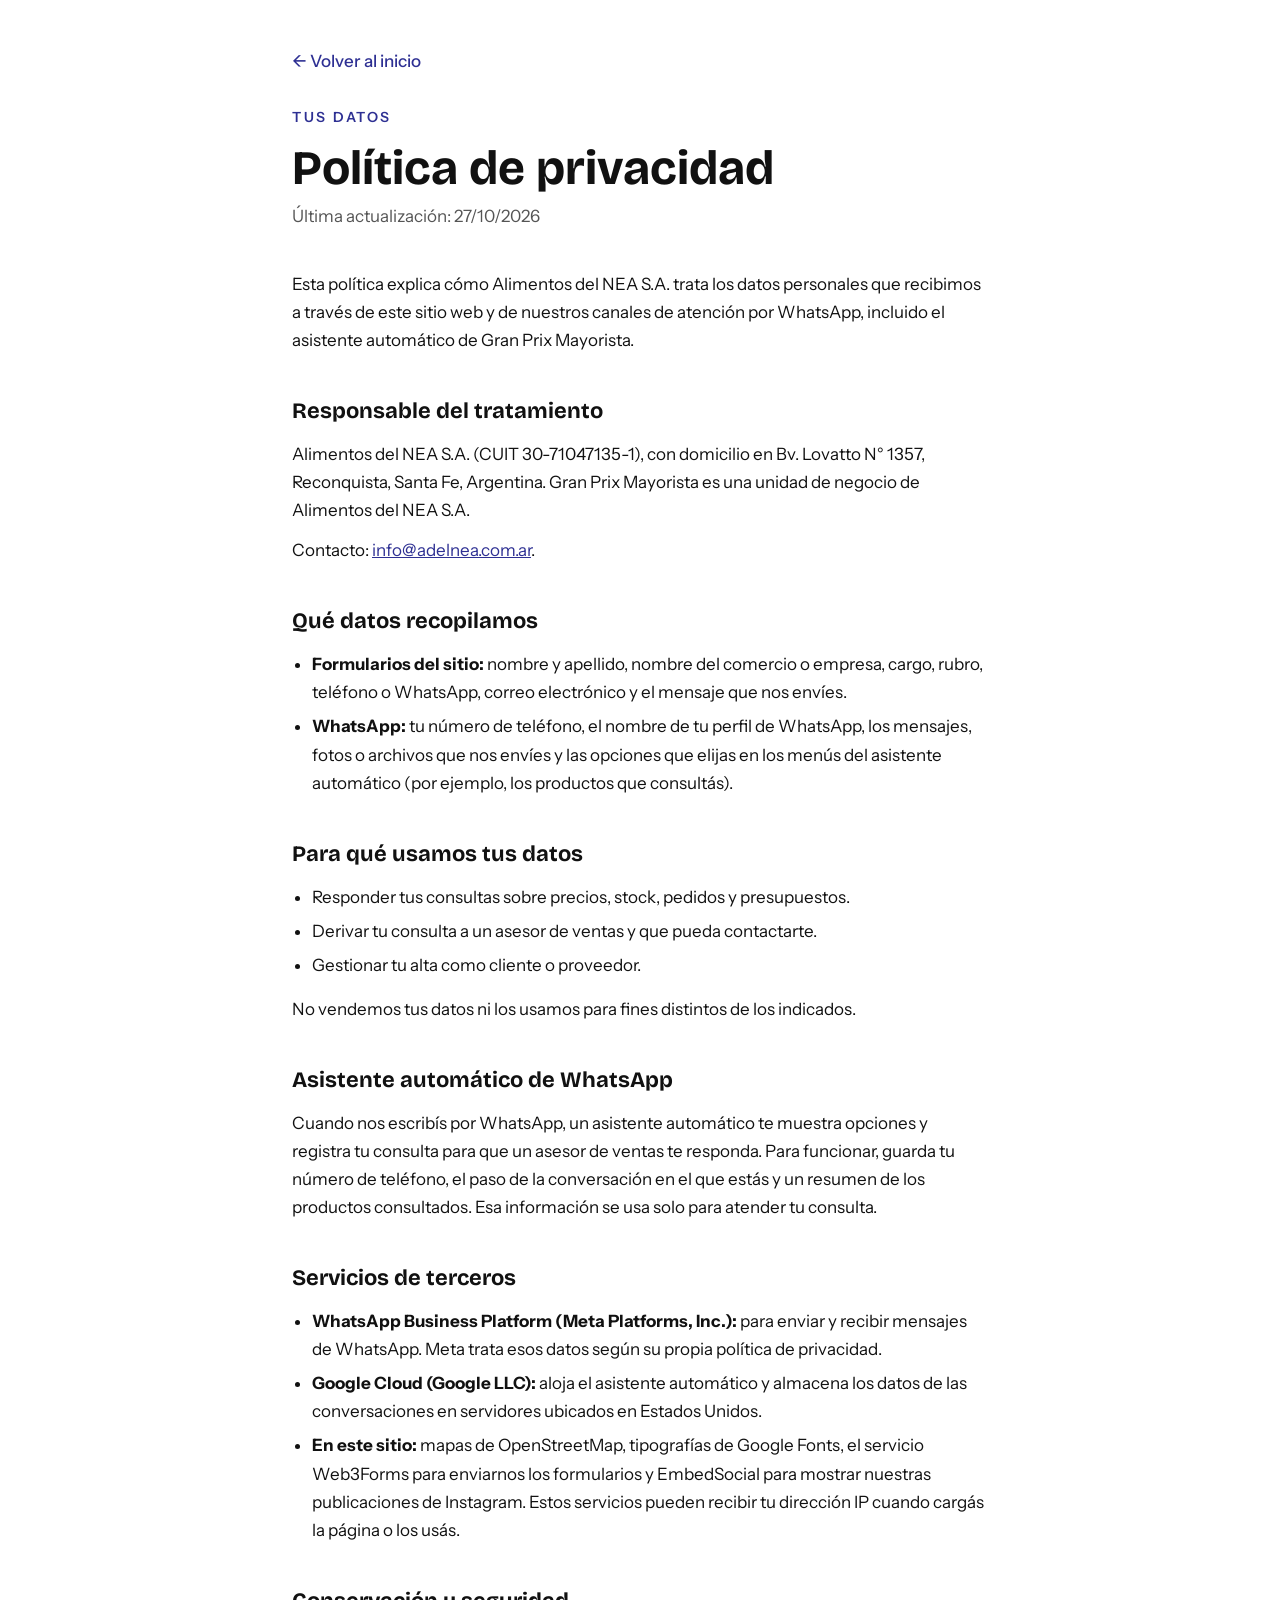
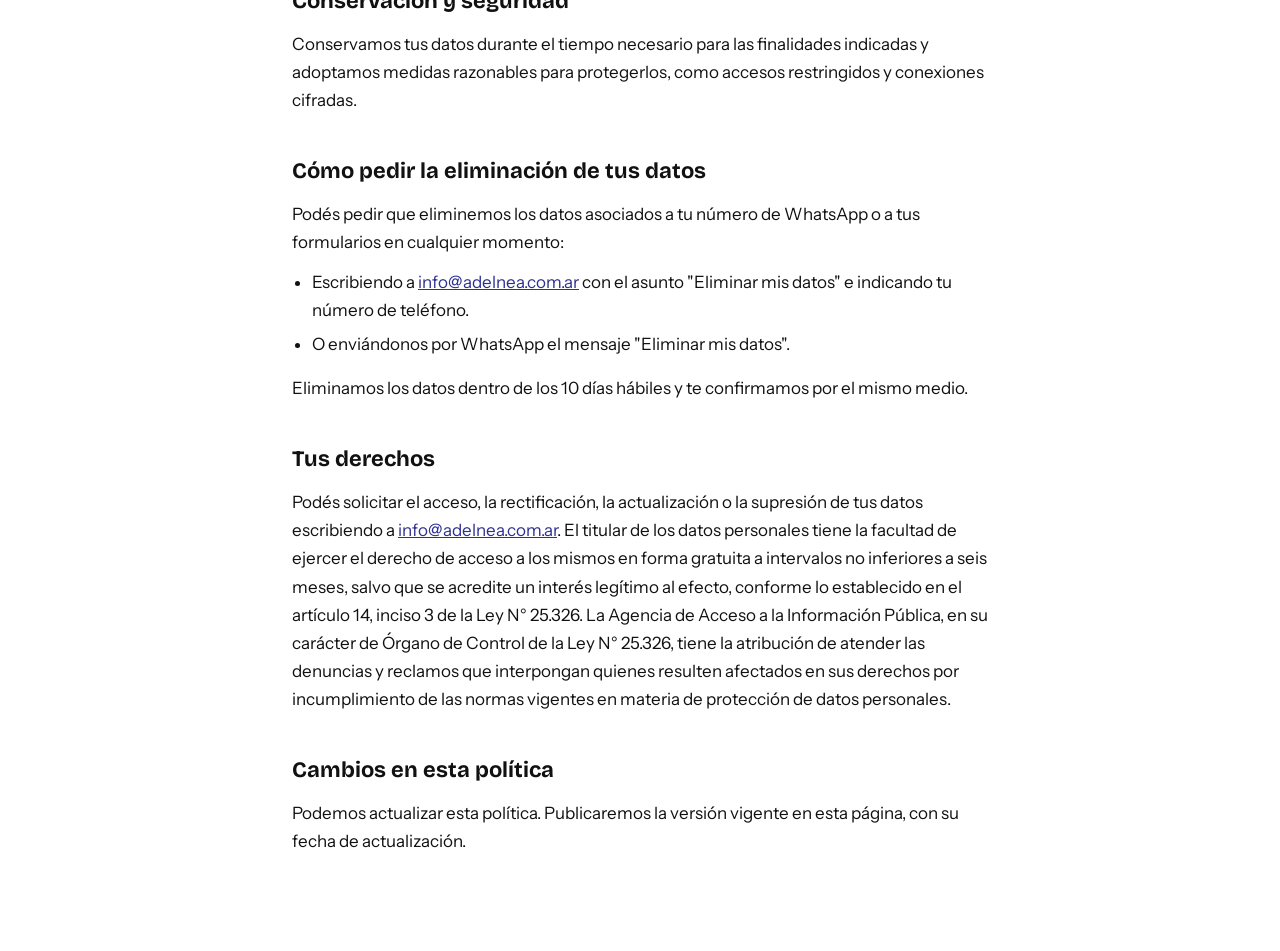
<file: privacidad.html>
<!doctype html>
<html lang="es-AR">

<head>
    <meta charset="utf-8">
    <meta name="viewport" content="width=device-width, initial-scale=1">
    <title>Política de privacidad — Alimentos del NEA</title>
    <meta name="description"
        content="Política de privacidad de Alimentos del NEA S.A. y Gran Prix Mayorista: sitio web, formularios y atención por WhatsApp.">
    <meta name="theme-color" content="#2e3093">
    <link rel="icon" href="/favicon.ico" sizes="48x48">
    <link rel="icon" type="image/png" sizes="192x192" href="/img/favicon-192.png">
    <link rel="apple-touch-icon" href="/img/favicon-192.png">
    <link rel="preconnect" href="https://fonts.googleapis.com">
    <link rel="preconnect" href="https://fonts.gstatic.com" crossorigin>
    <link
        href="https://fonts.googleapis.com/css2?family=Bricolage+Grotesque:opsz,wght@12..96,500;12..96,700;12..96,800&family=Instrument+Sans:wght@400;500;600&display=swap"
        rel="stylesheet">
    <link rel="stylesheet" href="styles.css?v=16">
    <style>
        .legal { max-width: 760px; padding-block: 48px 96px; }
        .legal__back { display: inline-block; margin-bottom: 32px; font-weight: 500; color: var(--blue); }
        .legal h1 { font-family: "Bricolage Grotesque", sans-serif; font-size: clamp(32px, 5vw, 48px); line-height: 1.05; margin: 12px 0 8px; }
        .legal__date { color: var(--muted); margin-bottom: 40px; }
        .legal h2 { font-family: "Bricolage Grotesque", sans-serif; font-size: 22px; margin: 40px 0 12px; }
        .legal p, .legal li { line-height: 1.65; }
        .legal p + p { margin-top: 12px; }
        .legal ul { margin: 12px 0 0 20px; list-style: disc; }
        .legal li + li { margin-top: 6px; }
        .legal ul + p { margin-top: 16px; }
        .legal a:not(.legal__back) { color: var(--blue); text-decoration: underline; }
    </style>
</head>

<body>
    <main class="container legal">
        <a class="legal__back" href="./">← Volver al inicio</a>
        <p class="eyebrow">Tus datos</p>
        <h1>Política de privacidad</h1>
        <p class="legal__date">Última actualización: 27/10/2026</p>

        <p>Esta política explica cómo Alimentos del NEA S.A. trata los datos personales que recibimos a través de
            este sitio web y de nuestros canales de atención por WhatsApp, incluido el asistente automático de
            Gran Prix Mayorista.</p>

        <h2>Responsable del tratamiento</h2>
        <p>Alimentos del NEA S.A. (CUIT 30-71047135-1), con domicilio en Bv. Lovatto N° 1357, Reconquista, Santa Fe,
            Argentina. Gran Prix Mayorista es una unidad de negocio de Alimentos del NEA S.A.</p>
        <p>Contacto: <a href="mailto:info@adelnea.com.ar">info@adelnea.com.ar</a>.</p>

        <h2>Qué datos recopilamos</h2>
        <ul>
            <li><strong>Formularios del sitio:</strong> nombre y apellido, nombre del comercio o empresa, cargo,
                rubro, teléfono o WhatsApp, correo electrónico y el mensaje que nos envíes.</li>
            <li><strong>WhatsApp:</strong> tu número de teléfono, el nombre de tu perfil de WhatsApp, los mensajes,
                fotos o archivos que nos envíes y las opciones que elijas en los menús del asistente automático
                (por ejemplo, los productos que consultás).</li>
        </ul>

        <h2>Para qué usamos tus datos</h2>
        <ul>
            <li>Responder tus consultas sobre precios, stock, pedidos y presupuestos.</li>
            <li>Derivar tu consulta a un asesor de ventas y que pueda contactarte.</li>
            <li>Gestionar tu alta como cliente o proveedor.</li>
        </ul>
        <p>No vendemos tus datos ni los usamos para fines distintos de los indicados.</p>

        <h2>Asistente automático de WhatsApp</h2>
        <p>Cuando nos escribís por WhatsApp, un asistente automático te muestra opciones y registra tu consulta
            para que un asesor de ventas te responda. Para funcionar, guarda tu número de teléfono, el paso de la
            conversación en el que estás y un resumen de los productos consultados. Esa información se usa solo
            para atender tu consulta.</p>

        <h2>Servicios de terceros</h2>
        <ul>
            <li><strong>WhatsApp Business Platform (Meta Platforms, Inc.):</strong> para enviar y recibir mensajes de
                WhatsApp. Meta trata esos datos según su propia política de privacidad.</li>
            <li><strong>Google Cloud (Google LLC):</strong> aloja el asistente automático y almacena los datos de
                las conversaciones en servidores ubicados en Estados Unidos.</li>
            <li><strong>En este sitio:</strong> mapas de OpenStreetMap, tipografías de Google Fonts, el servicio
                Web3Forms para enviarnos los formularios y EmbedSocial para mostrar nuestras publicaciones de
                Instagram. Estos servicios pueden recibir tu dirección IP cuando cargás la página o los usás.</li>
        </ul>

        <h2>Conservación y seguridad</h2>
        <p>Conservamos tus datos durante el tiempo necesario para las finalidades indicadas y adoptamos medidas
            razonables para protegerlos, como accesos restringidos y conexiones cifradas.</p>

        <h2 id="eliminacion">Cómo pedir la eliminación de tus datos</h2>
        <p>Podés pedir que eliminemos los datos asociados a tu número de WhatsApp o a tus formularios en
            cualquier momento:</p>
        <ul>
            <li>Escribiendo a <a href="mailto:info@adelnea.com.ar">info@adelnea.com.ar</a> con el asunto
                "Eliminar mis datos" e indicando tu número de teléfono.</li>
            <li>O enviándonos por WhatsApp el mensaje "Eliminar mis datos".</li>
        </ul>
        <p>Eliminamos los datos dentro de los 10 días hábiles y te confirmamos por el mismo medio.</p>

        <h2>Tus derechos</h2>
        <p>Podés solicitar el acceso, la rectificación, la actualización o la supresión de tus datos escribiendo a
            <a href="mailto:info@adelnea.com.ar">info@adelnea.com.ar</a>. El titular de los datos personales tiene la
            facultad de ejercer el derecho de acceso a los mismos en forma gratuita a intervalos no inferiores a seis
            meses, salvo que se acredite un interés legítimo al efecto, conforme lo establecido en el artículo 14,
            inciso 3 de la Ley N° 25.326. La Agencia de Acceso a la Información Pública, en su carácter de Órgano de
            Control de la Ley N° 25.326, tiene la atribución de atender las denuncias y reclamos que interpongan
            quienes resulten afectados en sus derechos por incumplimiento de las normas vigentes en materia de
            protección de datos personales.</p>

        <h2>Cambios en esta política</h2>
        <p>Podemos actualizar esta política. Publicaremos la versión vigente en esta página, con su fecha de
            actualización.</p>
    </main>
</body>

</html>
</file>
<file: styles.css>
/* Alimentos del NEA — estilos */
:root {
  --blue: #2e3093;
  --blue-hover: #4548b8;
  --ink: #111111;
  --text: #1a1a1a;
  --muted: #555555;
  --line: #d9d9d9;
  --line-soft: #e4e4e4;
  --surface: #f5f5f5;
  --white: #ffffff;
  --font-display: "Bricolage Grotesque", sans-serif;
  --font-body: "Instrument Sans", sans-serif;
  --max: 1240px;
}

*, *::before, *::after { box-sizing: border-box; }
html { scroll-behavior: smooth; scroll-padding-top: 16px; }
@media (prefers-reduced-motion: reduce) { html { scroll-behavior: auto; } }

body {
  margin: 0;
  background: var(--white);
  color: var(--ink);
  font-family: var(--font-body);
  font-size: 17px;
  line-height: 1.55;
}

a { color: inherit; text-decoration: none; }
h1, h2, h3, p, ul, ol { margin: 0; }
ul, ol { padding: 0; list-style: none; }

:focus-visible { outline: 3px solid var(--blue); outline-offset: 2px; }

.visually-hidden {
  position: absolute; width: 1px; height: 1px; margin: -1px; padding: 0;
  overflow: hidden; clip: rect(0 0 0 0); white-space: nowrap; border: 0;
}
.skip-link {
  position: absolute; left: 16px; top: -60px; z-index: 100;
  padding: 12px 18px; border-radius: 4px; background: var(--blue); color: var(--white); font-weight: 600;
}
.skip-link:focus { top: 16px; }

.container { max-width: var(--max); margin: 0 auto; padding-inline: 32px; }
.section { padding-top: 96px; }

/* Tipografía */
.eyebrow {
  margin-bottom: 14px;
  font-size: 14px;
  font-weight: 600;
  letter-spacing: 0.18em;
  text-transform: uppercase;
  color: var(--blue);
}
.h2 {
  max-width: 760px;
  font-family: var(--font-display);
  font-weight: 700;
  font-size: clamp(32px, 4.2vw, 52px);
  line-height: 1.05;
  letter-spacing: -0.015em;
}
.accent { color: var(--blue); }
.accent-link { color: var(--blue); font-weight: 600; text-decoration: underline; text-underline-offset: 3px; }
.accent-link:hover { color: var(--blue-hover); }

/* Botones */
.btn {
  display: inline-flex;
  align-items: center;
  justify-content: center;
  gap: 8px;
  min-height: 44px;
  padding: 0 22px;
  border-radius: 4px;
  font-family: inherit;
  font-size: 16px;
  font-weight: 600;
  line-height: 1.2;
  border: 0;
  cursor: pointer;
  transition: background 0.15s ease, border-color 0.15s ease, color 0.15s ease;
}
.btn--lg { min-height: 52px; padding: 0 30px; font-size: 17px; }
.btn--sm { min-height: 44px; padding: 0 18px; font-size: 15px; align-self: flex-start; margin-top: 6px; }
.btn--primary { background: var(--blue); color: var(--white); }
.btn--primary:hover { background: var(--blue-hover); }
.btn--ghost { border: 1.5px solid #888; background: transparent; color: var(--ink); }
.btn--ghost:hover { border-color: var(--blue); color: var(--blue); }
.btn--ghost img { filter: brightness(0) saturate(100%); opacity: 0.85; }

/* Header */
.header {
  position: relative;
  display: flex; align-items: center; justify-content: space-between;
  gap: 16px; padding-block: 28px 20px;
}
.brand { display: flex; align-items: center; }
.brand__logo { display: block; height: 88px; width: auto; }
.nav { display: flex; align-items: center; gap: 8px 28px; font-weight: 500; font-size: 16px; }
.nav a:not(.btn):hover { color: var(--blue); }
.nav-toggle {
  display: none; align-items: center; justify-content: center;
  width: 48px; height: 48px; border: 1.5px solid #888; border-radius: 4px;
  background: transparent; color: var(--ink); cursor: pointer;
}

/* Hero */
.hero { display: flex; flex-wrap: wrap; align-items: center; gap: 56px; padding-block: 40px 88px; }
.hero__text { flex: 1 1 500px; min-width: 0; }
.hero__text .eyebrow { margin-bottom: 20px; }
.hero h1 {
  font-family: var(--font-display); font-weight: 800;
  font-size: clamp(40px, 5.6vw, 76px); line-height: 1.02; letter-spacing: -0.02em;
}
.hero__lead { margin-top: 26px; max-width: 560px; font-size: 19px; color: var(--text); }
.hero__actions { margin-top: 34px; display: flex; flex-wrap: wrap; gap: 14px; }
.hero__media {
  flex: 1 1 380px; min-width: 0; width: 100%;
  aspect-ratio: 4 / 5; max-height: 560px;
  background: var(--surface); border-radius: 8px; overflow: hidden;
}
.hero__media img { display: block; width: 100%; height: 100%; object-fit: cover; }
.hero__side { flex: 1 1 480px; min-width: 0; display: flex; flex-direction: column; gap: 14px; }
.hero__media--loop { flex: none; aspect-ratio: 16 / 9; max-height: none; background: #0d0f1a; }
.hero__media--loop video { display: block; width: 100%; height: 100%; object-fit: cover; }
.hero__video-link { align-self: flex-start; display: inline-flex; align-items: center; gap: 8px; font-weight: 600; color: var(--blue, #2e3192); }
.hero__video-link:hover { text-decoration: underline; }
.about-wrap { display: flex; flex-wrap: wrap; align-items: center; gap: 40px 56px; }
.about-wrap .about { flex: 1 1 380px; }
.about__video { flex: 1 1 460px; min-width: 0; scroll-margin-top: 24px; }
.video-card { position: relative; aspect-ratio: 16 / 9; border-radius: 8px; overflow: hidden; background: #0d0f1a; }
.video-card video { display: block; width: 100%; height: 100%; object-fit: cover; }
.video-play {
  position: absolute; inset: 0; width: 100%; display: flex; flex-direction: column;
  align-items: center; justify-content: center; gap: 14px; cursor: pointer;
  background: linear-gradient(180deg, rgba(13,15,26,0) 40%, rgba(13,15,26,0.62));
  color: #fff; border: 0; font: inherit; transition: opacity 0.3s ease;
}
.video-play__icon {
  width: 76px; height: 76px; border-radius: 50%; background: var(--blue, #2e3192); color: #fff;
  display: grid; place-items: center; padding-left: 4px;
  box-shadow: 0 0 0 10px rgba(255,255,255,0.28); transition: transform 0.25s ease, box-shadow 0.25s ease;
}
.video-play:hover .video-play__icon, .video-play:focus-visible .video-play__icon { transform: scale(1.08); box-shadow: 0 0 0 14px rgba(255,255,255,0.32); }
.video-play:focus-visible { outline: 3px solid #fff; outline-offset: -6px; }
.video-play__label { font-weight: 600; font-size: 17px; text-shadow: 0 1px 8px rgba(0,0,0,0.5); }
.video-card.is-playing .video-play { opacity: 0; pointer-events: none; }

/* Cifras */
.stats { display: flex; flex-wrap: wrap; gap: 20px; }
.stat {
  flex: 1 1 240px; min-width: 0; min-height: 220px; padding: 28px;
  border-radius: 24px; background: var(--surface); border: 1px solid var(--line-soft);
  display: flex; flex-direction: column; justify-content: space-between; gap: 28px;
}
.stat__icon {
  display: flex; align-items: center; justify-content: center; flex: none;
  width: 52px; height: 52px; border-radius: 16px;
  background: var(--white); border: 1px solid var(--line-soft);
}
.stat__value {
  font-family: var(--font-display); font-weight: 800;
  font-size: clamp(40px, 4.4vw, 60px); line-height: 1; letter-spacing: -0.03em; color: var(--blue);
  white-space: nowrap;
}
.stat__label { margin-top: 10px; font-size: 16px; color: var(--text); }
.stat--featured { background: var(--blue); border-color: var(--blue); color: var(--white); }
.stat--featured .stat__icon { background: rgba(255, 255, 255, 0.16); border-color: transparent; }
.stat--featured .stat__value, .stat--featured .stat__label { color: var(--white); }

/* Marcas */
.logo-grid { margin-top: 44px; display: flex; flex-wrap: wrap; gap: 16px; }
.logo-grid__item {
  flex: 1 1 220px; min-width: 0; height: 130px; padding: 28px 32px; border-radius: 20px;
  background: var(--white); border: 1px solid var(--line-soft);
  display: flex; align-items: center; justify-content: center;
}
.logo-grid__item img { max-width: 100%; max-height: 100%; object-fit: contain; }
.logo-grid__item--more {
  background: var(--blue); border-color: var(--blue); color: var(--white);
  font-family: var(--font-display); font-weight: 700; font-size: 24px;
}
.note { margin-top: 24px; color: var(--muted); font-size: 15px; }

.logo-grid__item--more { padding: 0; }
.more-btn {
  display: flex; align-items: center; justify-content: center; gap: 10px;
  width: 100%; height: 100%; border: 0; border-radius: inherit; background: transparent;
  color: inherit; font: inherit; cursor: pointer;
  transition: background 0.2s ease;
}
.more-btn:hover { background: var(--blue-hover); }
.more-btn svg { transition: transform 0.2s ease; }
.more-btn:hover svg { transform: translateX(4px); }
.more-btn:focus-visible { outline: 3px solid var(--white); outline-offset: -6px; }

/* Ventana de más marcas */
.brands-dialog { width: min(860px, calc(100% - 32px)); }
.brands-dialog .map-dialog__head { position: sticky; top: 0; z-index: 2; background: var(--white); }
.brands-dialog__body { padding: 0 32px 32px; }
.brands-grid { display: grid; grid-template-columns: repeat(3, 1fr); gap: 14px; }
.brands-grid__item {
  height: 150px; padding: 22px 26px; border-radius: 16px;
  background: var(--white); border: 1px solid var(--line-soft);
  display: flex; align-items: center; justify-content: center;
}
.brands-grid__item img { max-width: 100%; max-height: 100%; object-fit: contain; }
.brands-grid__item--tall { padding: 10px; }
.brands-dialog__note { margin-top: 24px; }
.brands-group + .brands-group { margin-top: 36px; padding-top: 28px; border-top: 1px solid var(--line); }
.brands-group__title { font-family: var(--font-display); font-weight: 700; font-size: 22px; margin-bottom: 18px; }
@media (max-width: 720px) { .brands-group__title { font-size: 19px; } }
@media (prefers-reduced-motion: no-preference) {
  .brands-dialog[open] .brands-grid__item { animation: brand-in 0.55s cubic-bezier(0.2, 0.8, 0.2, 1) both; animation-delay: calc(min(var(--i), 8) * 80ms + 120ms); }
  @keyframes brand-in { from { opacity: 0; transform: translateY(14px) scale(0.96); } to { opacity: 1; transform: none; } }
}
@media (max-width: 720px) {
  .brands-dialog__body { padding: 0 20px 24px; }
  .brands-grid { grid-template-columns: repeat(2, 1fr); gap: 10px; }
  .brands-grid__item { height: 110px; padding: 14px; }
  .brands-grid__item--tall { padding: 6px; }
  .brands-grid__item:last-child:nth-child(odd) { grid-column: 1 / -1; }
}

/* Marca propia */
.brand-card {
  margin-top: 40px; overflow: hidden;
  background: var(--surface); border: 1px solid var(--line); border-radius: 24px;
  display: flex; flex-wrap: wrap;
}
.brand-card__media { flex: 1 1 440px; min-width: 0; min-height: 380px; position: relative; }
.brand-card__media img { position: absolute; inset: 0; width: 100%; height: 100%; object-fit: cover; display: block; }
.brand-card__body {
  flex: 1 1 380px; min-width: 0; padding: 44px;
  display: flex; flex-direction: column; justify-content: center; gap: 18px;
}
.badge {
  align-self: flex-start; padding: 6px 14px; border-radius: 999px;
  background: var(--blue); color: var(--white);
  font-size: 13px; font-weight: 600; letter-spacing: 0.06em; text-transform: uppercase;
}
.logo-slot {
  display: flex; align-items: center; justify-content: center;
  height: 140px; padding: 12px; border-radius: 12px; background: var(--white);
  border: 1px solid var(--line-soft);
}
.logo-slot img { max-width: 100%; max-height: 100%; object-fit: contain; }
.brand-card h3 { font-family: var(--font-display); font-weight: 700; font-size: 28px; }
.brand-card p { color: var(--text); }
.link-arrow { display: inline-flex; align-items: center; gap: 8px; min-height: 44px; color: var(--blue); font-weight: 600; }
.link-arrow:hover { color: var(--blue-hover); }

/* Beneficios */
.benefits { margin-top: 48px; display: flex; flex-wrap: wrap; gap: 20px; }
.benefit {
  flex: 1 1 280px; min-width: 0; padding: 32px;
  border: 1px solid var(--line); border-radius: 24px;
  display: flex; flex-direction: column; gap: 14px;
}
.benefit h3 { font-family: var(--font-display); font-weight: 700; font-size: 23px; }
.benefit p { color: var(--text); }
.benefit .btn--sm { margin-top: auto; }
.benefit p + .btn { margin-top: auto; }

/* Cómo ser cliente */
.steps { margin-top: 48px; display: flex; flex-wrap: wrap; gap: 20px; counter-reset: step; }
.step {
  flex: 1 1 260px; min-width: 0; padding: 32px; border-radius: 24px;
  background: var(--surface); border: 1px solid var(--line-soft);
  display: flex; flex-direction: column; gap: 12px;
}
.step__num {
  display: flex; align-items: center; justify-content: center;
  width: 44px; height: 44px; border-radius: 50%;
  background: var(--blue); color: var(--white);
  font-family: var(--font-display); font-weight: 800; font-size: 20px;
}
.step h3 { font-family: var(--font-display); font-weight: 700; font-size: 22px; }
.step p { color: var(--text); }
.steps__cta { margin-top: 32px; }

/* Quiénes somos */
.about { max-width: 760px; }
.about > p:not(.eyebrow) { margin-top: 20px; color: var(--text); }
.about .h2 { max-width: none; }
.pillars { margin-top: 48px; display: flex; flex-wrap: wrap; gap: 20px; }
.pillar {
  flex: 1 1 300px; min-width: 0; padding: 32px; border-radius: 24px;
  background: var(--surface); border: 1px solid var(--line-soft);
  display: flex; flex-direction: column; gap: 16px;
}
.pillar h3 { font-family: var(--font-display); font-weight: 700; font-size: 26px; }
.pillar p { color: var(--text); }
.pillar__tags { display: flex; flex-wrap: wrap; gap: 10px; }
.pillar__tags li {
  padding: 8px 16px; border-radius: 999px; background: var(--white);
  border: 1px solid var(--line); font-weight: 500; font-size: 15px;
}

/* Preguntas frecuentes */
.faq { margin-top: 40px; max-width: 860px; border-top: 1px solid var(--line); }
.faq__item { border-bottom: 1px solid var(--line); }
.faq__item summary {
  display: flex; align-items: center; justify-content: space-between; gap: 16px;
  min-height: 64px; padding: 14px 0; cursor: pointer; list-style: none;
  font-family: var(--font-display); font-weight: 700; font-size: 20px;
}
.faq__item summary::-webkit-details-marker { display: none; }
.faq__item summary::after {
  content: "+"; flex: none; font-family: var(--font-body); font-weight: 400; font-size: 28px; color: var(--blue);
  transition: transform 0.15s ease;
}
.faq__item[open] summary::after { transform: rotate(45deg); }
.faq__item { overflow: hidden; }
@media (prefers-reduced-motion: reduce) { .faq__item summary::after { transition: none; } }
.faq__item summary:hover { color: var(--blue); }
.faq__item p { padding: 0 0 22px; max-width: 680px; color: var(--text); }

/* Instagram */
.ig { padding: 32px; border-radius: 24px; background: var(--surface); border: 1px solid var(--line-soft); }
.ig__head { display: flex; flex-wrap: wrap; align-items: center; gap: 16px 20px; }
.ig__avatar { width: 64px; height: 64px; border-radius: 50%; object-fit: cover; border: 2px solid var(--white); box-shadow: 0 0 0 1px var(--line); background: var(--white); }
.ig__id { flex: 1 1 260px; min-width: 0; }
.ig__name { font-family: var(--font-display); font-weight: 700; font-size: 24px; line-height: 1.1; }
.ig__bio { margin-top: 4px; color: var(--text); font-size: 16px; }
.ig-feed { margin-top: 24px; }
.ig-feed:empty { display: none; }
.ig-feed iframe, .ig-feed > * { max-width: 100%; border-radius: 12px; }
/* El widget de EmbedSocial vive en un iframe: no se puede editar por dentro.
   Subimos el iframe para recortar su cabecera ("Latest Updates" + Follow).
   Si queda un hueco o se corta de más, ajustá este número (-80px). */
.ig-feed { overflow: hidden; border-radius: 12px; }
.ig-feed iframe { display: block; margin-top: -80px; }
.ig-feed:not(:empty) ~ .ig-fallback { display: none; }
.ig-fallback {
  margin-top: 24px; padding: 32px 24px; border-radius: 16px; background: var(--white); border: 1px dashed var(--line);
  display: flex; flex-direction: column; align-items: center; gap: 16px; text-align: center; color: var(--text);
}
@media (max-width: 720px) { .ig { padding: 20px; } .ig__follow { width: 100%; } }

/* Contacto */
.contact { display: flex; flex-wrap: wrap; gap: 56px; padding-block: 96px 112px; }
.contact__info { flex: 1 1 380px; min-width: 0; }
.contact__info .h2 { max-width: none; }
.contact__info > p { margin-top: 22px; max-width: 440px; color: var(--text); }
.contact__list { margin-top: 32px; display: flex; flex-direction: column; gap: 18px; color: var(--text); }
.contact__list li { display: flex; flex-direction: column; gap: 2px; }
.contact__label { font-size: 13px; font-weight: 600; letter-spacing: 0.12em; text-transform: uppercase; color: var(--muted); }
.form {
  flex: 1 1 440px; min-width: 0; padding: 36px;
  background: var(--surface); border: 1px solid var(--line); border-radius: 8px;
  display: flex; flex-direction: column; gap: 20px;
}
.form__note { font-size: 14px; color: var(--muted); }
.field { display: flex; flex-direction: column; gap: 8px; }
.field label { font-size: 15px; font-weight: 500; }
.field input, .field textarea {
  padding: 0 14px; background: var(--white); border: 1px solid #bdbdbd; border-radius: 4px;
  color: var(--ink); font: inherit;
}
.field input { height: 48px; }
.field textarea { padding: 12px 14px; resize: vertical; }
.field input:focus, .field textarea:focus, .field select:focus { outline: 2px solid var(--blue); outline-offset: 1px; }
.field select {
  height: 48px; padding: 0 14px; background: var(--white);
  border: 1px solid #bdbdbd; border-radius: 4px; color: var(--ink); font: inherit;
}

.form__status { padding: 12px 16px; border-radius: 8px; font-size: 15px; font-weight: 500; }
.form__status.is-ok { background: #e6f4ea; color: #14532d; border: 1px solid #a7d7b5; }
.form__status.is-error { background: #fdecea; color: #7a1c14; border: 1px solid #f1b5af; }
.form__status a { text-decoration: underline; font-weight: 600; }
.btn[disabled] { opacity: 0.65; cursor: wait; }


/* Cartel de confirmación al enviar */
.form.is-sent > *:not(.form__status),
.supplier-form.is-sent > *:not(.form__status) { display: none; }
.form__status.is-ok {
  display: flex; flex-direction: column; align-items: center; gap: 10px;
  padding: 40px 24px; text-align: center; font-size: 17px; font-weight: 400;
  background: #e6f4ea; color: #14532d; border: 2px solid #5fb67a; border-radius: 16px;
}
.form__status.is-ok strong { font-family: var(--font-display); font-weight: 800; font-size: 28px; line-height: 1.1; }
.form__check {
  display: flex; align-items: center; justify-content: center;
  width: 64px; height: 64px; border-radius: 50%; background: #1f8f4e;
}
.form__sent-actions { margin-top: 10px; display: flex; flex-wrap: wrap; justify-content: center; gap: 10px; }
.form__sent-actions .btn { margin-top: 0; align-self: auto; }
@media (prefers-reduced-motion: no-preference) {
  .form__status.is-ok { animation: sent-pop 0.45s cubic-bezier(0.2, 0.8, 0.2, 1); }
  @keyframes sent-pop { from { opacity: 0; transform: scale(0.94); } to { opacity: 1; transform: none; } }
}

/* Footer */
.footer { border-top: 1px solid var(--line); }
.footer__inner {
  display: flex; flex-wrap: wrap; align-items: center; justify-content: space-between;
  gap: 16px; padding-block: 32px; color: var(--muted); font-size: 15px;
}
.footer__social { display: flex; flex-wrap: wrap; gap: 8px 24px; align-items: center; }
.footer__social a:hover { color: var(--blue); }

/* Links tipo botón */
.link-btn {
  padding: 0; border: 0; background: none;
  font: inherit; font-weight: 600; color: var(--blue);
  text-decoration: underline; text-underline-offset: 4px; cursor: pointer;
}
.link-btn:hover { color: var(--blue-hover); }
.link-btn--inline { display: inline; }
.link-btn--footer { font-size: 15px; font-weight: 500; color: var(--muted); text-decoration: none; }
.link-btn--footer:hover { color: var(--blue); }

/* Ventanas (mapa, proveedor, privacidad) */
body:has(dialog[open]) { overflow: hidden; }
.map-dialog {
  width: min(960px, calc(100% - 32px)); max-height: calc(100% - 32px);
  padding: 0; border: 0; border-radius: 24px; background: var(--white); color: var(--ink);
  overflow: auto;
}
.map-dialog::backdrop { background: rgba(17, 17, 17, 0.55); }
.map-dialog__head {
  display: flex; align-items: flex-start; justify-content: space-between; gap: 16px;
  padding: 28px 32px 20px;
}
.map-dialog__head .eyebrow { margin-bottom: 6px; }
.map-dialog__title { font-family: var(--font-display); font-weight: 700; font-size: 32px; line-height: 1.1; letter-spacing: -0.015em; }
.map-dialog__close {
  display: flex; align-items: center; justify-content: center; flex: none;
  width: 44px; height: 44px; border-radius: 50%; border: 1px solid var(--line);
  background: var(--white); color: var(--ink); cursor: pointer;
}
.map-dialog__close:hover { border-color: var(--blue); color: var(--blue); }
.map-dialog__body { display: flex; flex-wrap: wrap; gap: 24px; padding: 0 32px 32px; }
.map-dialog__map { flex: 2 1 460px; min-width: 0; }
#delivery-map { height: 440px; border-radius: 16px; border: 1px solid var(--line); background: var(--surface); }
.map-dialog__list { flex: 1 1 240px; min-width: 0; display: flex; flex-direction: column; gap: 16px; }
.map-dialog__lead { color: var(--text); }
.map-dialog__list .note { margin-top: 0; }
.towns { display: flex; flex-direction: column; gap: 10px; }
.towns__item { display: flex; align-items: center; gap: 12px; font-weight: 500; }
.towns__item small { color: var(--muted); font-weight: 400; font-size: 14px; }
.towns__dot { flex: none; width: 12px; height: 12px; border-radius: 50%; background: var(--blue); }
.towns__item--origin .towns__dot { width: 16px; height: 16px; box-shadow: 0 0 0 4px rgba(46, 48, 147, 0.2); }
.towns__item--more { color: var(--muted); font-weight: 400; }
.towns__item--more .towns__dot { background: transparent; border: 2px solid var(--blue); }

/* Pines y etiquetas del mapa (Leaflet) */
.map-pin { background: none; border: 0; }
.map-label {
  padding: 4px 10px; border: 0; border-radius: 8px; box-shadow: 0 2px 8px rgba(0, 0, 0, 0.2);
  font-family: var(--font-body); font-weight: 600; font-size: 13px; color: var(--ink);
}
.map-label--origin { background: var(--blue); color: var(--white); }
.map-label--origin::before, .map-label::before { display: none; }

/* Privacidad */
.terms { display: flex; flex-direction: column; gap: 20px; padding: 0 32px 32px; counter-reset: term; }
.terms li { counter-increment: term; padding-left: 44px; position: relative; }
.terms li::before {
  content: counter(term); position: absolute; left: 0; top: 0;
  display: flex; align-items: center; justify-content: center;
  width: 30px; height: 30px; border-radius: 50%;
  background: var(--blue); color: var(--white); font-weight: 600; font-size: 14px;
}
.terms h3 { font-family: var(--font-display); font-weight: 700; font-size: 19px; margin-bottom: 4px; }
.terms p { color: var(--text); }
.consent { display: flex; align-items: flex-start; gap: 10px; font-size: 15px; color: var(--text); }
.consent input { flex: none; width: 18px; height: 18px; margin-top: 3px; accent-color: var(--blue); }

/* Soy proveedor */
.supplier-dialog { width: min(720px, calc(100% - 32px)); }
.supplier-dialog .map-dialog__head { background: var(--blue); color: var(--white); padding-bottom: 28px; }
.supplier-dialog .eyebrow { color: rgba(255, 255, 255, 0.8); }
.supplier-dialog__lead { margin-top: 10px; color: rgba(255, 255, 255, 0.9); font-size: 16px; }
.supplier-dialog .map-dialog__head > div { flex: 1; min-width: 0; }
.supplier-dialog .map-dialog__close { background: transparent; border-color: rgba(255, 255, 255, 0.5); color: var(--white); }
.supplier-dialog .map-dialog__close:hover { background: var(--white); border-color: var(--white); color: var(--blue); }
.supplier-form { padding: 28px 32px 32px; display: flex; flex-direction: column; gap: 20px; }
.form-row { display: flex; flex-wrap: wrap; gap: 20px; }
.form-row .field { flex: 1 1 240px; min-width: 0; }

/* Botón flotante de WhatsApp */
.whatsapp-fab {
  position: fixed; right: 24px; bottom: 24px; z-index: 50;
  display: flex; align-items: center; justify-content: center;
  width: 60px; height: 60px; border-radius: 50%;
  background: #0f7a40; color: var(--white);
  box-shadow: 0 8px 24px rgba(0, 0, 0, 0.25);
  transition: transform 0.15s ease, background 0.15s ease;
}
.whatsapp-fab__icon { display: block; filter: brightness(0) invert(1); }
.whatsapp-fab:hover { background: #0c6a37; transform: translateY(-2px); }

/* Movimiento al scrollear (solo si hay JS y el usuario no pidió reducir animaciones) */
@media (prefers-reduced-motion: no-preference) {
  .js .reveal {
    opacity: 0; transform: translateY(28px);
    transition: opacity 0.7s ease, transform 0.7s cubic-bezier(0.2, 0.7, 0.2, 1);
    transition-delay: var(--d, 0ms);
  }
  .js .reveal.is-visible { opacity: 1; transform: none; }

  .stat, .benefit, .step, .pillar, .logo-grid__item, .brand-card {
    transition: transform 0.25s ease, box-shadow 0.25s ease, border-color 0.25s ease, opacity 0.7s ease;
  }
  .js .reveal.is-visible.stat:hover, .js .reveal.is-visible.benefit:hover,
  .js .reveal.is-visible.step:hover, .js .reveal.is-visible.pillar:hover,
  .js .reveal.is-visible.logo-grid__item:hover {
    transform: translateY(-6px); box-shadow: 0 14px 32px rgba(46, 48, 147, 0.12);
    transition-delay: 0ms;
  }
  .hero__media img { transition: transform 0.8s ease; }
  .hero__media:hover img { transform: scale(1.04); }
}

/* Tablet / mobile */
@media (max-width: 900px) {
  .nav-toggle { display: inline-flex; }
  .nav {
    display: none; position: absolute; top: 100%; left: 32px; right: 32px; z-index: 40;
    flex-direction: column; align-items: stretch; gap: 4px; padding: 16px;
    background: var(--white); border: 1px solid var(--line); border-radius: 16px;
    box-shadow: 0 12px 32px rgba(0, 0, 0, 0.14);
  }
  .nav.is-open { display: flex; }
  .nav a:not(.btn) { display: flex; align-items: center; min-height: 48px; padding: 0 8px; }
  .nav .btn { width: 100%; margin-top: 4px; }
}

@media (max-width: 720px) {
  .container { padding-inline: 20px; }
  .nav { left: 20px; right: 20px; }
  .header { padding-block: 20px 12px; }
  .brand__logo { height: 64px; }
  .hero { padding-block: 24px 64px; gap: 36px; }
  .hero__media { aspect-ratio: 4 / 3; }
  .video-play__icon { width: 60px; height: 60px; }
  .video-play__label { font-size: 15px; }
  .hero__actions .btn { flex: 1 1 100%; }
  .section { padding-top: 72px; }
  .stat { min-height: 0; }
  .contact { padding-block: 72px; gap: 40px; }
  .form { padding: 24px; }
  .brand-card__body { padding: 28px; }
  .benefit, .step, .pillar { padding: 24px; }
  .map-dialog__head { padding: 20px 20px 16px; }
  .map-dialog__title { font-size: 26px; }
  .map-dialog__body { padding: 0 20px 24px; }
  #delivery-map { height: 340px; }
  .terms { padding: 0 20px 24px; }
  .supplier-form { padding: 20px; }
  .whatsapp-fab { right: 16px; bottom: 16px; }
  .faq__item summary { font-size: 18px; }
}

/* ===== Fondos por sección + marca de agua ADN (pegar al FINAL de styles.css) ===== */
body { overflow-x: clip; }
.band { position: relative; isolation: isolate; padding-bottom: 96px; }
.band::before { content: ""; position: absolute; top: 0; bottom: 0; left: 50%; width: 100vw; transform: translateX(-50%); z-index: -1; pointer-events: none; }
.band--gray::before { background: #f5f5f5; }
.band--tint::before { background: #f1f2fa; }
.band--blue::before { background: var(--blue); }
.band--blue .h2, .band--blue .eyebrow { color: #fff; }
.band--blue .steps__cta .btn, .band--blue .steps__cta a { background: #fff; color: var(--blue); border-color: #fff; }

/* Contacto en azul con el logo ADN en blanco de fondo */
#contacto.contact { position: relative; isolation: isolate; padding-bottom: 112px; }
#contacto.contact::before { content: ""; position: absolute; top: 0; bottom: 0; left: 50%; width: 100vw; transform: translateX(-50%); z-index: -1; pointer-events: none; background: var(--blue); background-image: none; opacity: 1; }
#contacto.contact::after { content: ""; position: absolute; top: 0; bottom: 0; left: 50%; width: 100vw; transform: translateX(-50%); z-index: -1; pointer-events: none; background: url("img/marca-agua.png") no-repeat center center / 100% auto; filter: brightness(0) invert(1); opacity: 0.1; }
#contacto .contact__info, #contacto .contact__info .eyebrow, #contacto .contact__info .h2, #contacto .contact__info > p, #contacto .contact__label, #contacto .contact__list, #contacto .contact__info a { color: #fff; }
@media (max-width: 720px) { #contacto.contact::after { background-position: center 150px; background-size: 150% auto; } }



/* Gran Prix Mayorista */
.about__link {
    color: inherit;
    text-decoration: underline dotted;
    text-decoration-color: rgba(0, 0, 0, 0.35);
    text-underline-offset: 3px;
    transition: color .2s, text-decoration-color .2s;
}
.about__link:hover {
    color: var(--blue);
    text-decoration-color: var(--blue);
}


#como.band--blue::before {
    background:
        linear-gradient(rgba(46, 48, 147, 0.86), rgba(46, 48, 147, 0.86)),
        url("img/reparto.jpg") center / cover no-repeat;
}

/* Quiénes somos: fondo lila y tarjetas con línea azul */
#nosotros.band--tint::before {
    background: linear-gradient(180deg, #eceefa 0%, #dfe2f4 100%);
}
#nosotros .pillar {
    background: #fff;
    border-top: 4px solid var(--blue);
    box-shadow: 0 10px 30px rgba(46, 48, 147, 0.10);
}

/* Inicio y números con fondo lila */
.header, .hero { position: relative; isolation: isolate; }
.header::before, .hero::before {
    content: ""; position: absolute; top: 0; bottom: 0; left: 50%;
    width: 100vw; transform: translateX(-50%); z-index: -1; pointer-events: none;
    background: #eceefa;
}
.stats-band {
    background: linear-gradient(180deg, #eceefa 0%, #dfe2f4 100%);
    padding-bottom: 72px;
}
/* Hero: video de fondo a todo el ancho con el texto encima */
.hero { min-height: min(86vh, 760px); padding-block: 80px; color: #fff; }
.hero::before { background: none !important; }
.hero__side { position: absolute; top: 0; bottom: 0; left: 50%; width: 100vw; transform: translateX(-50%); z-index: -1; display: block; }
.hero__media--loop { aspect-ratio: auto; height: 100%; border-radius: 0; }
.hero__side::after { content: ""; position: absolute; inset: 0; background: linear-gradient(90deg, rgba(13,15,40,.82) 0%, rgba(13,15,40,.55) 55%, rgba(13,15,40,.25) 100%); }
.hero__video-link { position: absolute; z-index: 2; right: max(32px, calc(50vw - 595px)); bottom: 28px; color: #fff; }
.hero h1, .hero__lead { color: #fff; }
.hero .accent { color: #ff5a5f; }
.hero .eyebrow { color: #c9cdf5; }
.hero .btn--ghost { color: #fff; border-color: rgba(255,255,255,.7); background: transparent; }
@media (max-width: 900px) { .hero__video-link { right: auto; left: 20px; bottom: 24px; } }
.stats-band { padding-top: 56px; }
@media (max-width: 900px) { .stats-band { padding-top: 40px; } }

/* Hero: texto centrado y segunda parte del título en cursiva */
.hero { justify-content: center; text-align: center; }
.hero__text { flex: 0 1 900px; margin-inline: auto; }
.hero__lead { margin-inline: auto; }
.hero__actions { justify-content: center; }
.hero__side::after { background: rgba(13,15,40,.68); }
.hero h1 .hero__soft { font-style: italic; font-weight: 500; }
</file>
